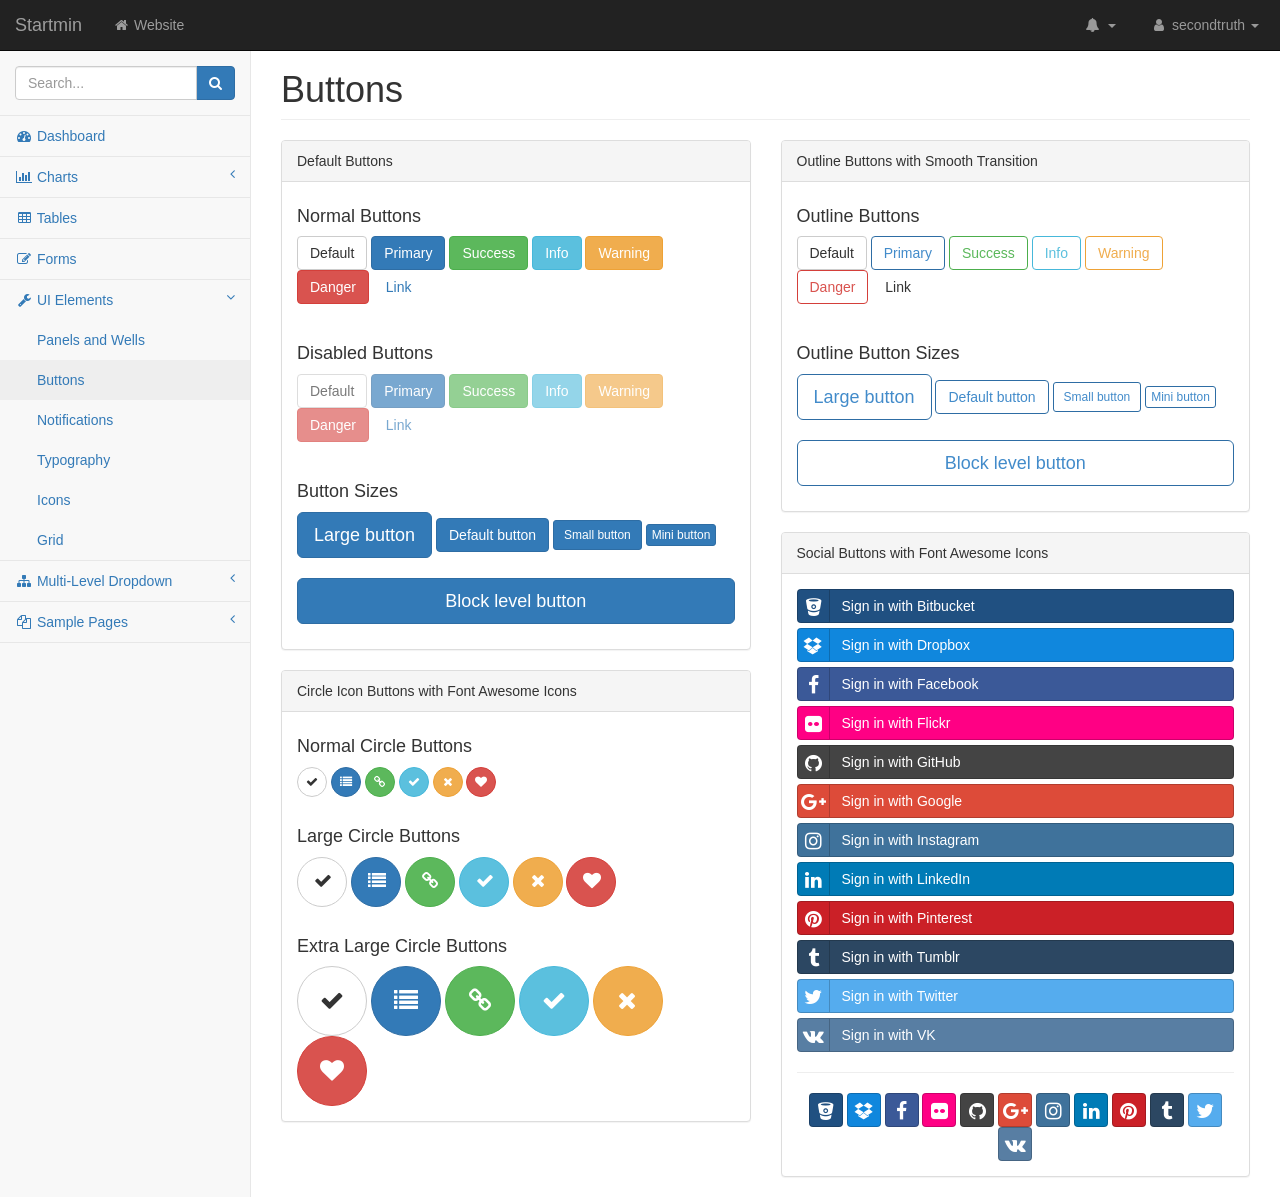
<file: BugsByteLibrary/wwwroot/admin/pages/buttons.html>
<!DOCTYPE html>
<html lang="en">

    <head>
        <meta charset="utf-8">
        <meta http-equiv="X-UA-Compatible" content="IE=edge">
        <meta name="viewport" content="width=device-width, initial-scale=1">
        <meta name="description" content="">
        <meta name="author" content="">

        <title>Startmin - Bootstrap Admin Theme</title>

        <!-- Bootstrap Core CSS -->
        <link href="../css/bootstrap.min.css" rel="stylesheet">

        <!-- MetisMenu CSS -->
        <link href="../css/metisMenu.min.css" rel="stylesheet">

        <!-- Social Buttons CSS -->
        <link href="../css/bootstrap-social.css" rel="stylesheet">

        <!-- Custom CSS -->
        <link href="../css/startmin.css" rel="stylesheet">

        <!-- Custom Fonts -->
        <link href="../css/font-awesome.min.css" rel="stylesheet" type="text/css">

        <!-- HTML5 Shim and Respond.js IE8 support of HTML5 elements and media queries -->
        <!-- WARNING: Respond.js doesn't work if you view the page via file:// -->
        <!--[if lt IE 9]>
        <script src="https://cdnjs.cloudflare.com/ajax/libs/html5shiv/3.7.3/html5shiv.min.js"></script>
        <script src="https://cdnjs.cloudflare.com/ajax/libs/respond.js/1.4.2/respond.min.js"></script>
        <![endif]-->
    </head>

    <body>

        <div id="wrapper">

            <!-- Navigation -->
            <nav class="navbar navbar-inverse navbar-fixed-top" role="navigation">
                <div class="navbar-header">
                    <a class="navbar-brand" href="index.html">Startmin</a>
                </div>

                <button type="button" class="navbar-toggle" data-toggle="collapse" data-target=".navbar-collapse">
                    <span class="sr-only">Toggle navigation</span>
                    <span class="icon-bar"></span>
                    <span class="icon-bar"></span>
                    <span class="icon-bar"></span>
                </button>

                <ul class="nav navbar-nav navbar-left navbar-top-links">
                    <li><a href="#"><i class="fa fa-home fa-fw"></i> Website</a></li>
                </ul>

                <ul class="nav navbar-right navbar-top-links">
                    <li class="dropdown navbar-inverse">
                        <a class="dropdown-toggle" data-toggle="dropdown" href="#">
                            <i class="fa fa-bell fa-fw"></i> <b class="caret"></b>
                        </a>
                        <ul class="dropdown-menu dropdown-alerts">
                            <li>
                                <a href="#">
                                    <div>
                                        <i class="fa fa-comment fa-fw"></i> New Comment
                                        <span class="pull-right text-muted small">4 minutes ago</span>
                                    </div>
                                </a>
                            </li>
                            <li>
                                <a href="#">
                                    <div>
                                        <i class="fa fa-twitter fa-fw"></i> 3 New Followers
                                        <span class="pull-right text-muted small">12 minutes ago</span>
                                    </div>
                                </a>
                            </li>
                            <li>
                                <a href="#">
                                    <div>
                                        <i class="fa fa-envelope fa-fw"></i> Message Sent
                                        <span class="pull-right text-muted small">4 minutes ago</span>
                                    </div>
                                </a>
                            </li>
                            <li>
                                <a href="#">
                                    <div>
                                        <i class="fa fa-tasks fa-fw"></i> New Task
                                        <span class="pull-right text-muted small">4 minutes ago</span>
                                    </div>
                                </a>
                            </li>
                            <li>
                                <a href="#">
                                    <div>
                                        <i class="fa fa-upload fa-fw"></i> Server Rebooted
                                        <span class="pull-right text-muted small">4 minutes ago</span>
                                    </div>
                                </a>
                            </li>
                            <li class="divider"></li>
                            <li>
                                <a class="text-center" href="#">
                                    <strong>See All Alerts</strong>
                                    <i class="fa fa-angle-right"></i>
                                </a>
                            </li>
                        </ul>
                    </li>
                    <li class="dropdown">
                        <a class="dropdown-toggle" data-toggle="dropdown" href="#">
                            <i class="fa fa-user fa-fw"></i> secondtruth <b class="caret"></b>
                        </a>
                        <ul class="dropdown-menu dropdown-user">
                            <li>
                                <a href="#"><i class="fa fa-user fa-fw"></i> User Profile</a>
                            </li>
                            <li>
                                <a href="#"><i class="fa fa-gear fa-fw"></i> Settings</a>
                            </li>
                            <li class="divider"></li>
                            <li>
                                <a href="login.html"><i class="fa fa-sign-out fa-fw"></i> Logout</a>
                            </li>
                        </ul>
                    </li>
                </ul>
                <!-- /.navbar-top-links -->
            </nav>

            <aside class="sidebar navbar-default" role="navigation">
                <div class="sidebar-nav navbar-collapse">
                    <ul class="nav" id="side-menu">
                        <li class="sidebar-search">
                            <div class="input-group custom-search-form">
                                <input type="text" class="form-control" placeholder="Search...">
                                <span class="input-group-btn">
                                    <button class="btn btn-primary" type="button">
                                        <i class="fa fa-search"></i>
                                    </button>
                                </span>
                            </div>
                            <!-- /input-group -->
                        </li>
                        <li>
                            <a href="index.html"><i class="fa fa-dashboard fa-fw"></i> Dashboard</a>
                        </li>
                        <li>
                            <a href="#"><i class="fa fa-bar-chart-o fa-fw"></i> Charts<span class="fa arrow"></span></a>
                            <ul class="nav nav-second-level">
                                <li>
                                    <a href="flot.html">Flot Charts</a>
                                </li>
                                <li>
                                    <a href="morris.html">Morris.js Charts</a>
                                </li>
                            </ul>
                            <!-- /.nav-second-level -->
                        </li>
                        <li>
                            <a href="tables.html"><i class="fa fa-table fa-fw"></i> Tables</a>
                        </li>
                        <li>
                            <a href="forms.html"><i class="fa fa-edit fa-fw"></i> Forms</a>
                        </li>
                        <li>
                            <a href="#"><i class="fa fa-wrench fa-fw"></i> UI Elements<span class="fa arrow"></span></a>
                            <ul class="nav nav-second-level">
                                <li>
                                    <a href="panels-wells.html">Panels and Wells</a>
                                </li>
                                <li>
                                    <a href="buttons.html" class="active">Buttons</a>
                                </li>
                                <li>
                                    <a href="notifications.html">Notifications</a>
                                </li>
                                <li>
                                    <a href="typography.html">Typography</a>
                                </li>
                                <li>
                                    <a href="icons.html"> Icons</a>
                                </li>
                                <li>
                                    <a href="grid.html">Grid</a>
                                </li>
                            </ul>
                            <!-- /.nav-second-level -->
                        </li>
                        <li>
                            <a href="#"><i class="fa fa-sitemap fa-fw"></i> Multi-Level Dropdown<span class="fa arrow"></span></a>
                            <ul class="nav nav-second-level">
                                <li>
                                    <a href="#">Second Level Item</a>
                                </li>
                                <li>
                                    <a href="#">Second Level Item</a>
                                </li>
                                <li>
                                    <a href="#">Third Level <span class="fa arrow"></span></a>
                                    <ul class="nav nav-third-level">
                                        <li>
                                            <a href="#">Third Level Item</a>
                                        </li>
                                        <li>
                                            <a href="#">Third Level Item</a>
                                        </li>
                                        <li>
                                            <a href="#">Third Level Item</a>
                                        </li>
                                        <li>
                                            <a href="#">Third Level Item</a>
                                        </li>
                                    </ul>
                                    <!-- /.nav-third-level -->
                                </li>
                            </ul>
                            <!-- /.nav-second-level -->
                        </li>
                        <li>
                            <a href="#"><i class="fa fa-files-o fa-fw"></i> Sample Pages<span class="fa arrow"></span></a>
                            <ul class="nav nav-second-level">
                                <li>
                                    <a href="blank.html">Blank Page</a>
                                </li>
                                <li>
                                    <a href="login.html">Login Page</a>
                                </li>
                            </ul>
                            <!-- /.nav-second-level -->
                        </li>
                    </ul>
                </div>
            </aside>
            <!-- /.sidebar -->

            <!-- Page Content -->
            <div id="page-wrapper">
                <div class="container-fluid">
                    <div class="row">
                        <div class="col-lg-12">
                            <h1 class="page-header">Buttons</h1>
                        </div>
                        <!-- /.col-lg-12 -->
                    </div>
                    <!-- /.row -->
                    <div class="row">
                        <div class="col-lg-6">
                            <div class="panel panel-default">
                                <div class="panel-heading">
                                    Default Buttons
                                </div>
                                <!-- /.panel-heading -->
                                <div class="panel-body">
                                    <h4>Normal Buttons</h4>
                                    <p>
                                        <button type="button" class="btn btn-default">Default</button>
                                        <button type="button" class="btn btn-primary">Primary</button>
                                        <button type="button" class="btn btn-success">Success</button>
                                        <button type="button" class="btn btn-info">Info</button>
                                        <button type="button" class="btn btn-warning">Warning</button>
                                        <button type="button" class="btn btn-danger">Danger</button>
                                        <button type="button" class="btn btn-link">Link</button>
                                    </p>
                                    <br>
                                    <h4>Disabled Buttons</h4>
                                    <p>
                                        <button type="button" class="btn btn-default disabled">Default</button>
                                        <button type="button" class="btn btn-primary disabled">Primary</button>
                                        <button type="button" class="btn btn-success disabled">Success</button>
                                        <button type="button" class="btn btn-info disabled">Info</button>
                                        <button type="button" class="btn btn-warning disabled">Warning</button>
                                        <button type="button" class="btn btn-danger disabled">Danger</button>
                                        <button type="button" class="btn btn-link disabled">Link</button>
                                    </p>
                                    <br>
                                    <h4>Button Sizes</h4>
                                    <p>
                                        <button type="button" class="btn btn-primary btn-lg">Large button</button>
                                        <button type="button" class="btn btn-primary">Default button</button>
                                        <button type="button" class="btn btn-primary btn-sm">Small button</button>
                                        <button type="button" class="btn btn-primary btn-xs">Mini button</button>
                                        <br>
                                        <br>
                                        <button type="button" class="btn btn-primary btn-lg btn-block">Block level button</button>
                                    </p>
                                </div>
                                <!-- /.panel-body -->
                            </div>
                            <!-- /.panel -->
                            <div class="panel panel-default">
                                <div class="panel-heading">
                                    Circle Icon Buttons with Font Awesome Icons
                                </div>
                                <!-- /.panel-heading -->
                                <div class="panel-body">
                                    <h4>Normal Circle Buttons</h4>
                                    <button type="button" class="btn btn-default btn-circle"><i class="fa fa-check"></i></button>
                                    <button type="button" class="btn btn-primary btn-circle"><i class="fa fa-list"></i></button>
                                    <button type="button" class="btn btn-success btn-circle"><i class="fa fa-link"></i></button>
                                    <button type="button" class="btn btn-info btn-circle"><i class="fa fa-check"></i></button>
                                    <button type="button" class="btn btn-warning btn-circle"><i class="fa fa-times"></i></button>
                                    <button type="button" class="btn btn-danger btn-circle"><i class="fa fa-heart"></i></button>
                                    <br><br>
                                    <h4>Large Circle Buttons</h4>
                                    <button type="button" class="btn btn-default btn-circle btn-lg"><i class="fa fa-check"></i></button>
                                    <button type="button" class="btn btn-primary btn-circle btn-lg"><i class="fa fa-list"></i></button>
                                    <button type="button" class="btn btn-success btn-circle btn-lg"><i class="fa fa-link"></i></button>
                                    <button type="button" class="btn btn-info btn-circle btn-lg"><i class="fa fa-check"></i></button>
                                    <button type="button" class="btn btn-warning btn-circle btn-lg"><i class="fa fa-times"></i></button>
                                    <button type="button" class="btn btn-danger btn-circle btn-lg"><i class="fa fa-heart"></i></button>
                                    <br><br>
                                    <h4>Extra Large Circle Buttons</h4>
                                    <button type="button" class="btn btn-default btn-circle btn-xl"><i class="fa fa-check"></i></button>
                                    <button type="button" class="btn btn-primary btn-circle btn-xl"><i class="fa fa-list"></i></button>
                                    <button type="button" class="btn btn-success btn-circle btn-xl"><i class="fa fa-link"></i></button>
                                    <button type="button" class="btn btn-info btn-circle btn-xl"><i class="fa fa-check"></i></button>
                                    <button type="button" class="btn btn-warning btn-circle btn-xl"><i class="fa fa-times"></i></button>
                                    <button type="button" class="btn btn-danger btn-circle btn-xl"><i class="fa fa-heart"></i></button>
                                </div>
                                <!-- /.panel-body -->
                            </div>
                            <!-- /.panel -->
                        </div>
                        <!-- /.col-lg-6 -->
                        <div class="col-lg-6">
                            <div class="panel panel-default">
                                <div class="panel-heading">
                                    Outline Buttons with Smooth Transition
                                </div>
                                <!-- /.panel-heading -->
                                <div class="panel-body">
                                    <h4>Outline Buttons</h4>
                                    <p>
                                        <button type="button" class="btn btn-outline btn-default">Default</button>
                                        <button type="button" class="btn btn-outline btn-primary">Primary</button>
                                        <button type="button" class="btn btn-outline btn-success">Success</button>
                                        <button type="button" class="btn btn-outline btn-info">Info</button>
                                        <button type="button" class="btn btn-outline btn-warning">Warning</button>
                                        <button type="button" class="btn btn-outline btn-danger">Danger</button>
                                        <button type="button" class="btn btn-outline btn-link">Link</button>
                                    </p>
                                    <br>
                                    <h4>Outline Button Sizes</h4>
                                    <p>
                                        <button type="button" class="btn btn-outline btn-primary btn-lg">Large button</button>
                                        <button type="button" class="btn btn-outline btn-primary">Default button</button>
                                        <button type="button" class="btn btn-outline btn-primary btn-sm">Small button</button>
                                        <button type="button" class="btn btn-outline btn-primary btn-xs">Mini button</button>
                                        <br>
                                        <br>
                                        <button type="button" class="btn btn-outline btn-primary btn-lg btn-block">Block level button</button>
                                    </p>
                                </div>
                                <!-- /.panel-body -->
                            </div>
                            <!-- /.panel -->
                            <div class="panel panel-default">
                                <div class="panel-heading">
                                    Social Buttons with Font Awesome Icons
                                </div>
                                <!-- /.panel-heading -->
                                <div class="panel-body">
                                    <a class="btn btn-block btn-social btn-bitbucket">
                                        <i class="fa fa-bitbucket"></i> Sign in with Bitbucket
                                    </a>
                                    <a class="btn btn-block btn-social btn-dropbox">
                                        <i class="fa fa-dropbox"></i> Sign in with Dropbox
                                    </a>
                                    <a class="btn btn-block btn-social btn-facebook">
                                        <i class="fa fa-facebook"></i> Sign in with Facebook
                                    </a>
                                    <a class="btn btn-block btn-social btn-flickr">
                                        <i class="fa fa-flickr"></i> Sign in with Flickr
                                    </a>
                                    <a class="btn btn-block btn-social btn-github">
                                        <i class="fa fa-github"></i> Sign in with GitHub
                                    </a>
                                    <a class="btn btn-block btn-social btn-google-plus">
                                        <i class="fa fa-google-plus"></i> Sign in with Google
                                    </a>
                                    <a class="btn btn-block btn-social btn-instagram">
                                        <i class="fa fa-instagram"></i> Sign in with Instagram
                                    </a>
                                    <a class="btn btn-block btn-social btn-linkedin">
                                        <i class="fa fa-linkedin"></i> Sign in with LinkedIn
                                    </a>
                                    <a class="btn btn-block btn-social btn-pinterest">
                                        <i class="fa fa-pinterest"></i> Sign in with Pinterest
                                    </a>
                                    <a class="btn btn-block btn-social btn-tumblr">
                                        <i class="fa fa-tumblr"></i> Sign in with Tumblr
                                    </a>
                                    <a class="btn btn-block btn-social btn-twitter">
                                        <i class="fa fa-twitter"></i> Sign in with Twitter
                                    </a>
                                    <a class="btn btn-block btn-social btn-vk">
                                        <i class="fa fa-vk"></i> Sign in with VK
                                    </a>

                                    <hr>

                                    <div class="text-center">
                                        <a class="btn btn-social-icon btn-bitbucket"><i class="fa fa-bitbucket"></i></a>
                                        <a class="btn btn-social-icon btn-dropbox"><i class="fa fa-dropbox"></i></a>
                                        <a class="btn btn-social-icon btn-facebook"><i class="fa fa-facebook"></i></a>
                                        <a class="btn btn-social-icon btn-flickr"><i class="fa fa-flickr"></i></a>
                                        <a class="btn btn-social-icon btn-github"><i class="fa fa-github"></i></a>
                                        <a class="btn btn-social-icon btn-google-plus"><i class="fa fa-google-plus"></i></a>
                                        <a class="btn btn-social-icon btn-instagram"><i class="fa fa-instagram"></i></a>
                                        <a class="btn btn-social-icon btn-linkedin"><i class="fa fa-linkedin"></i></a>
                                        <a class="btn btn-social-icon btn-pinterest"><i class="fa fa-pinterest"></i></a>
                                        <a class="btn btn-social-icon btn-tumblr"><i class="fa fa-tumblr"></i></a>
                                        <a class="btn btn-social-icon btn-twitter"><i class="fa fa-twitter"></i></a>
                                        <a class="btn btn-social-icon btn-vk"><i class="fa fa-vk"></i></a>
                                    </div>
                                </div>
                                <!-- /.panel-body -->
                            </div>
                            <!-- /.panel -->
                        </div>
                        <!-- /.col-lg-6 -->
                    </div>
                    <!-- /.row -->
                </div>
                <!-- /.container-fluid -->
            </div>
            <!-- /#page-wrapper -->

        </div>
        <!-- /#wrapper -->

        <!-- jQuery -->
        <script src="../js/jquery.min.js"></script>

        <!-- Bootstrap Core JavaScript -->
        <script src="../js/bootstrap.min.js"></script>

        <!-- Metis Menu Plugin JavaScript -->
        <script src="../js/metisMenu.min.js"></script>

        <!-- Custom Theme JavaScript -->
        <script src="../js/startmin.js"></script>

    </body>

</html>
</file>
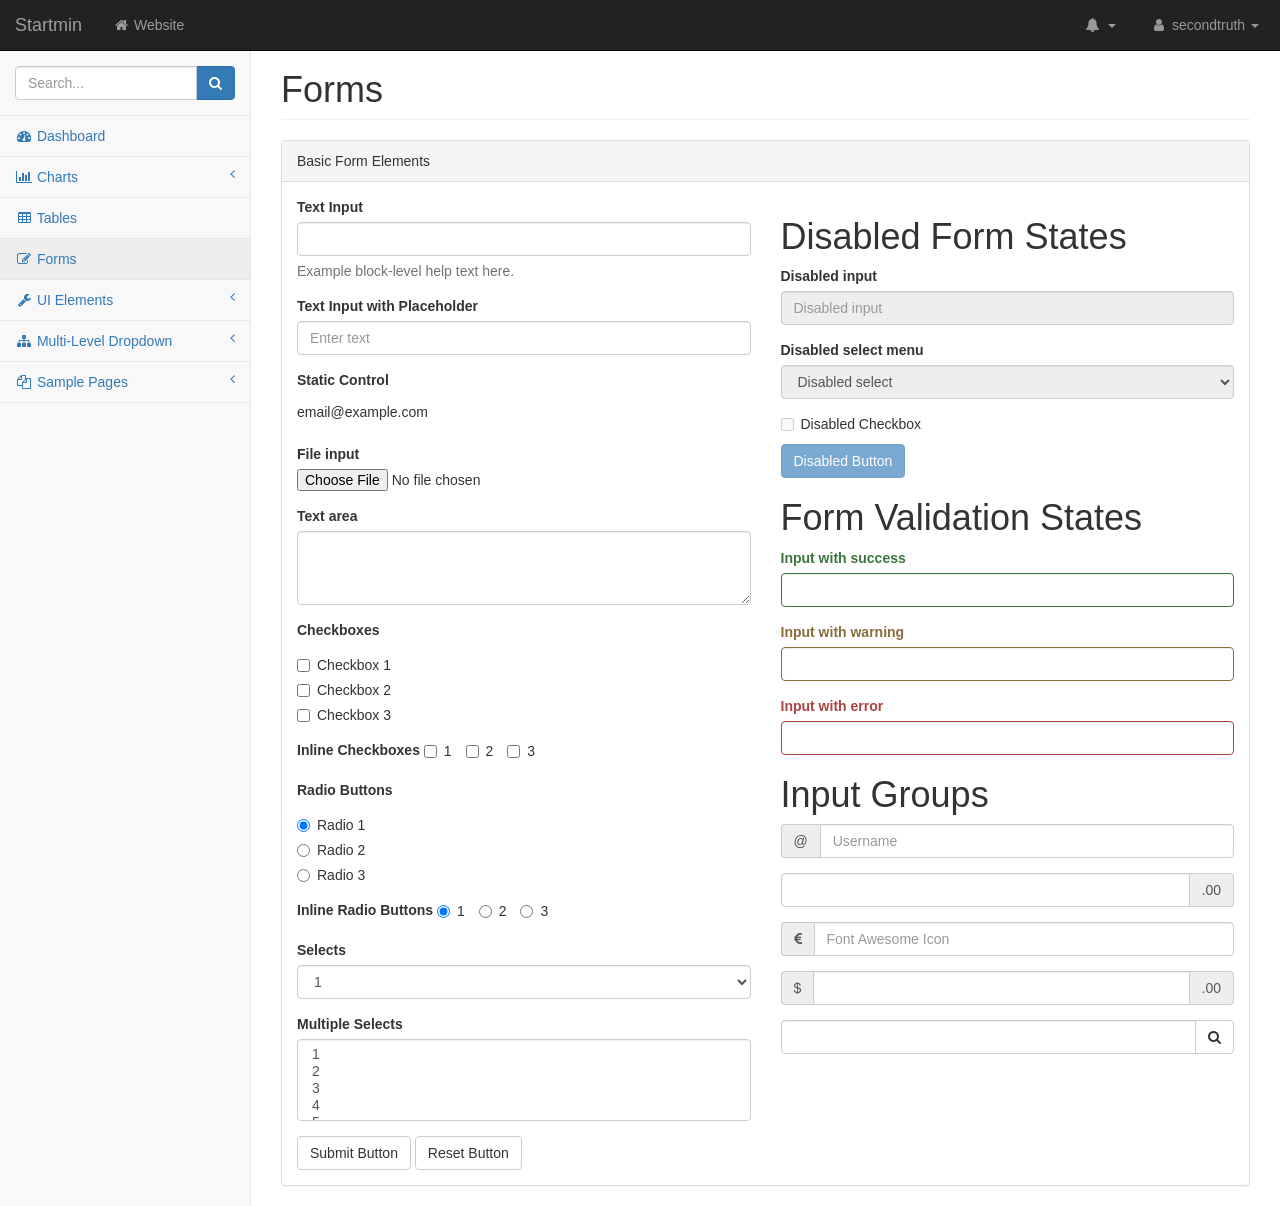
<file: BugsByteLibrary/wwwroot/admin/pages/forms.html>
<!DOCTYPE html>
<html lang="en">

    <head>
        <meta charset="utf-8">
        <meta http-equiv="X-UA-Compatible" content="IE=edge">
        <meta name="viewport" content="width=device-width, initial-scale=1">
        <meta name="description" content="">
        <meta name="author" content="">

        <title>Startmin - Bootstrap Admin Theme</title>

        <!-- Bootstrap Core CSS -->
        <link href="../css/bootstrap.min.css" rel="stylesheet">

        <!-- MetisMenu CSS -->
        <link href="../css/metisMenu.min.css" rel="stylesheet">

        <!-- Custom CSS -->
        <link href="../css/startmin.css" rel="stylesheet">

        <!-- Custom Fonts -->
        <link href="../css/font-awesome.min.css" rel="stylesheet" type="text/css">

        <!-- HTML5 Shim and Respond.js IE8 support of HTML5 elements and media queries -->
        <!-- WARNING: Respond.js doesn't work if you view the page via file:// -->
        <!--[if lt IE 9]>
        <script src="https://cdnjs.cloudflare.com/ajax/libs/html5shiv/3.7.3/html5shiv.min.js"></script>
        <script src="https://cdnjs.cloudflare.com/ajax/libs/respond.js/1.4.2/respond.min.js"></script>
        <![endif]-->
    </head>

    <body>

        <div id="wrapper">

            <!-- Navigation -->
            <nav class="navbar navbar-inverse navbar-fixed-top" role="navigation">
                <div class="navbar-header">
                    <a class="navbar-brand" href="index.html">Startmin</a>
                </div>

                <button type="button" class="navbar-toggle" data-toggle="collapse" data-target=".navbar-collapse">
                    <span class="sr-only">Toggle navigation</span>
                    <span class="icon-bar"></span>
                    <span class="icon-bar"></span>
                    <span class="icon-bar"></span>
                </button>

                <ul class="nav navbar-nav navbar-left navbar-top-links">
                    <li><a href="#"><i class="fa fa-home fa-fw"></i> Website</a></li>
                </ul>

                <ul class="nav navbar-right navbar-top-links">
                    <li class="dropdown navbar-inverse">
                        <a class="dropdown-toggle" data-toggle="dropdown" href="#">
                            <i class="fa fa-bell fa-fw"></i> <b class="caret"></b>
                        </a>
                        <ul class="dropdown-menu dropdown-alerts">
                            <li>
                                <a href="#">
                                    <div>
                                        <i class="fa fa-comment fa-fw"></i> New Comment
                                        <span class="pull-right text-muted small">4 minutes ago</span>
                                    </div>
                                </a>
                            </li>
                            <li>
                                <a href="#">
                                    <div>
                                        <i class="fa fa-twitter fa-fw"></i> 3 New Followers
                                        <span class="pull-right text-muted small">12 minutes ago</span>
                                    </div>
                                </a>
                            </li>
                            <li>
                                <a href="#">
                                    <div>
                                        <i class="fa fa-envelope fa-fw"></i> Message Sent
                                        <span class="pull-right text-muted small">4 minutes ago</span>
                                    </div>
                                </a>
                            </li>
                            <li>
                                <a href="#">
                                    <div>
                                        <i class="fa fa-tasks fa-fw"></i> New Task
                                        <span class="pull-right text-muted small">4 minutes ago</span>
                                    </div>
                                </a>
                            </li>
                            <li>
                                <a href="#">
                                    <div>
                                        <i class="fa fa-upload fa-fw"></i> Server Rebooted
                                        <span class="pull-right text-muted small">4 minutes ago</span>
                                    </div>
                                </a>
                            </li>
                            <li class="divider"></li>
                            <li>
                                <a class="text-center" href="#">
                                    <strong>See All Alerts</strong>
                                    <i class="fa fa-angle-right"></i>
                                </a>
                            </li>
                        </ul>
                    </li>
                    <li class="dropdown">
                        <a class="dropdown-toggle" data-toggle="dropdown" href="#">
                            <i class="fa fa-user fa-fw"></i> secondtruth <b class="caret"></b>
                        </a>
                        <ul class="dropdown-menu dropdown-user">
                            <li>
                                <a href="#"><i class="fa fa-user fa-fw"></i> User Profile</a>
                            </li>
                            <li>
                                <a href="#"><i class="fa fa-gear fa-fw"></i> Settings</a>
                            </li>
                            <li class="divider"></li>
                            <li>
                                <a href="login.html"><i class="fa fa-sign-out fa-fw"></i> Logout</a>
                            </li>
                        </ul>
                    </li>
                </ul>
                <!-- /.navbar-top-links -->
            </nav>

            <aside class="sidebar navbar-default" role="navigation">
                <div class="sidebar-nav navbar-collapse">
                    <ul class="nav" id="side-menu">
                        <li class="sidebar-search">
                            <div class="input-group custom-search-form">
                                <input type="text" class="form-control" placeholder="Search...">
                                <span class="input-group-btn">
                                    <button class="btn btn-primary" type="button">
                                        <i class="fa fa-search"></i>
                                    </button>
                                </span>
                            </div>
                            <!-- /input-group -->
                        </li>
                        <li>
                            <a href="index.html"><i class="fa fa-dashboard fa-fw"></i> Dashboard</a>
                        </li>
                        <li>
                            <a href="#"><i class="fa fa-bar-chart-o fa-fw"></i> Charts<span class="fa arrow"></span></a>
                            <ul class="nav nav-second-level">
                                <li>
                                    <a href="flot.html">Flot Charts</a>
                                </li>
                                <li>
                                    <a href="morris.html">Morris.js Charts</a>
                                </li>
                            </ul>
                            <!-- /.nav-second-level -->
                        </li>
                        <li>
                            <a href="tables.html"><i class="fa fa-table fa-fw"></i> Tables</a>
                        </li>
                        <li>
                            <a href="forms.html"><i class="fa fa-edit fa-fw"></i> Forms</a>
                        </li>
                        <li>
                            <a href="#"><i class="fa fa-wrench fa-fw"></i> UI Elements<span class="fa arrow"></span></a>
                            <ul class="nav nav-second-level">
                                <li>
                                    <a href="panels-wells.html">Panels and Wells</a>
                                </li>
                                <li>
                                    <a href="buttons.html">Buttons</a>
                                </li>
                                <li>
                                    <a href="notifications.html">Notifications</a>
                                </li>
                                <li>
                                    <a href="typography.html">Typography</a>
                                </li>
                                <li>
                                    <a href="icons.html"> Icons</a>
                                </li>
                                <li>
                                    <a href="grid.html">Grid</a>
                                </li>
                            </ul>
                            <!-- /.nav-second-level -->
                        </li>
                        <li>
                            <a href="#"><i class="fa fa-sitemap fa-fw"></i> Multi-Level Dropdown<span class="fa arrow"></span></a>
                            <ul class="nav nav-second-level">
                                <li>
                                    <a href="#">Second Level Item</a>
                                </li>
                                <li>
                                    <a href="#">Second Level Item</a>
                                </li>
                                <li>
                                    <a href="#">Third Level <span class="fa arrow"></span></a>
                                    <ul class="nav nav-third-level">
                                        <li>
                                            <a href="#">Third Level Item</a>
                                        </li>
                                        <li>
                                            <a href="#">Third Level Item</a>
                                        </li>
                                        <li>
                                            <a href="#">Third Level Item</a>
                                        </li>
                                        <li>
                                            <a href="#">Third Level Item</a>
                                        </li>
                                    </ul>
                                    <!-- /.nav-third-level -->
                                </li>
                            </ul>
                            <!-- /.nav-second-level -->
                        </li>
                        <li>
                            <a href="#"><i class="fa fa-files-o fa-fw"></i> Sample Pages<span class="fa arrow"></span></a>
                            <ul class="nav nav-second-level">
                                <li>
                                    <a href="blank.html">Blank Page</a>
                                </li>
                                <li>
                                    <a href="login.html">Login Page</a>
                                </li>
                            </ul>
                            <!-- /.nav-second-level -->
                        </li>
                    </ul>
                </div>
                <!-- /.sidebar-collapse -->
            </aside>
            <!-- /.sidebar -->

            <div id="page-wrapper">
                <div class="container-fluid">
                    <div class="row">
                        <div class="col-lg-12">
                            <h1 class="page-header">Forms</h1>
                        </div>
                        <!-- /.col-lg-12 -->
                    </div>
                    <!-- /.row -->
                    <div class="row">
                        <div class="col-lg-12">
                            <div class="panel panel-default">
                                <div class="panel-heading">
                                    Basic Form Elements
                                </div>
                                <div class="panel-body">
                                    <div class="row">
                                        <div class="col-lg-6">
                                            <form role="form">
                                                <div class="form-group">
                                                    <label>Text Input</label>
                                                    <input class="form-control">
                                                    <p class="help-block">Example block-level help text here.</p>
                                                </div>
                                                <div class="form-group">
                                                    <label>Text Input with Placeholder</label>
                                                    <input class="form-control" placeholder="Enter text">
                                                </div>
                                                <div class="form-group">
                                                    <label>Static Control</label>
                                                    <p class="form-control-static">email@example.com</p>
                                                </div>
                                                <div class="form-group">
                                                    <label>File input</label>
                                                    <input type="file">
                                                </div>
                                                <div class="form-group">
                                                    <label>Text area</label>
                                                    <textarea class="form-control" rows="3"></textarea>
                                                </div>
                                                <div class="form-group">
                                                    <label>Checkboxes</label>
                                                    <div class="checkbox">
                                                        <label>
                                                            <input type="checkbox" value="">Checkbox 1
                                                        </label>
                                                    </div>
                                                    <div class="checkbox">
                                                        <label>
                                                            <input type="checkbox" value="">Checkbox 2
                                                        </label>
                                                    </div>
                                                    <div class="checkbox">
                                                        <label>
                                                            <input type="checkbox" value="">Checkbox 3
                                                        </label>
                                                    </div>
                                                </div>
                                                <div class="form-group">
                                                    <label>Inline Checkboxes</label>
                                                    <label class="checkbox-inline">
                                                        <input type="checkbox">1
                                                    </label>
                                                    <label class="checkbox-inline">
                                                        <input type="checkbox">2
                                                    </label>
                                                    <label class="checkbox-inline">
                                                        <input type="checkbox">3
                                                    </label>
                                                </div>
                                                <div class="form-group">
                                                    <label>Radio Buttons</label>
                                                    <div class="radio">
                                                        <label>
                                                            <input type="radio" name="optionsRadios" id="optionsRadios1" value="option1" checked>Radio 1
                                                        </label>
                                                    </div>
                                                    <div class="radio">
                                                        <label>
                                                            <input type="radio" name="optionsRadios" id="optionsRadios2" value="option2">Radio 2
                                                        </label>
                                                    </div>
                                                    <div class="radio">
                                                        <label>
                                                            <input type="radio" name="optionsRadios" id="optionsRadios3" value="option3">Radio 3
                                                        </label>
                                                    </div>
                                                </div>
                                                <div class="form-group">
                                                    <label>Inline Radio Buttons</label>
                                                    <label class="radio-inline">
                                                        <input type="radio" name="optionsRadiosInline" id="optionsRadiosInline1" value="option1" checked>1
                                                    </label>
                                                    <label class="radio-inline">
                                                        <input type="radio" name="optionsRadiosInline" id="optionsRadiosInline2" value="option2">2
                                                    </label>
                                                    <label class="radio-inline">
                                                        <input type="radio" name="optionsRadiosInline" id="optionsRadiosInline3" value="option3">3
                                                    </label>
                                                </div>
                                                <div class="form-group">
                                                    <label>Selects</label>
                                                    <select class="form-control">
                                                        <option>1</option>
                                                        <option>2</option>
                                                        <option>3</option>
                                                        <option>4</option>
                                                        <option>5</option>
                                                    </select>
                                                </div>
                                                <div class="form-group">
                                                    <label>Multiple Selects</label>
                                                    <select multiple class="form-control">
                                                        <option>1</option>
                                                        <option>2</option>
                                                        <option>3</option>
                                                        <option>4</option>
                                                        <option>5</option>
                                                    </select>
                                                </div>
                                                <button type="submit" class="btn btn-default">Submit Button</button>
                                                <button type="reset" class="btn btn-default">Reset Button</button>
                                            </form>
                                        </div>
                                        <!-- /.col-lg-6 (nested) -->
                                        <div class="col-lg-6">
                                            <h1>Disabled Form States</h1>
                                            <form role="form">
                                                <fieldset disabled>
                                                    <div class="form-group">
                                                        <label for="disabledSelect">Disabled input</label>
                                                        <input class="form-control" id="disabledInput" type="text" placeholder="Disabled input" disabled>
                                                    </div>
                                                    <div class="form-group">
                                                        <label for="disabledSelect">Disabled select menu</label>
                                                        <select id="disabledSelect" class="form-control">
                                                            <option>Disabled select</option>
                                                        </select>
                                                    </div>
                                                    <div class="checkbox">
                                                        <label>
                                                            <input type="checkbox">Disabled Checkbox
                                                        </label>
                                                    </div>
                                                    <button type="submit" class="btn btn-primary">Disabled Button</button>
                                                </fieldset>
                                            </form>
                                            <h1>Form Validation States</h1>
                                            <form role="form">
                                                <div class="form-group has-success">
                                                    <label class="control-label" for="inputSuccess">Input with success</label>
                                                    <input type="text" class="form-control" id="inputSuccess">
                                                </div>
                                                <div class="form-group has-warning">
                                                    <label class="control-label" for="inputWarning">Input with warning</label>
                                                    <input type="text" class="form-control" id="inputWarning">
                                                </div>
                                                <div class="form-group has-error">
                                                    <label class="control-label" for="inputError">Input with error</label>
                                                    <input type="text" class="form-control" id="inputError">
                                                </div>
                                            </form>
                                            <h1>Input Groups</h1>
                                            <form role="form">
                                                <div class="form-group input-group">
                                                    <span class="input-group-addon">@</span>
                                                    <input type="text" class="form-control" placeholder="Username">
                                                </div>
                                                <div class="form-group input-group">
                                                    <input type="text" class="form-control">
                                                    <span class="input-group-addon">.00</span>
                                                </div>
                                                <div class="form-group input-group">
                                                    <span class="input-group-addon"><i class="fa fa-eur"></i>
                                                    </span>
                                                    <input type="text" class="form-control" placeholder="Font Awesome Icon">
                                                </div>
                                                <div class="form-group input-group">
                                                    <span class="input-group-addon">$</span>
                                                    <input type="text" class="form-control">
                                                    <span class="input-group-addon">.00</span>
                                                </div>
                                                <div class="form-group input-group">
                                                    <input type="text" class="form-control">
                                                    <span class="input-group-btn">
                                                        <button class="btn btn-default" type="button"><i class="fa fa-search"></i>
                                                        </button>
                                                    </span>
                                                </div>
                                            </form>
                                        </div>
                                        <!-- /.col-lg-6 (nested) -->
                                    </div>
                                    <!-- /.row (nested) -->
                                </div>
                                <!-- /.panel-body -->
                            </div>
                            <!-- /.panel -->
                        </div>
                        <!-- /.col-lg-12 -->
                    </div>
                    <!-- /.row -->
                </div>
                <!-- /.container-fluid -->
            </div>
            <!-- /#page-wrapper -->

        </div>
        <!-- /#wrapper -->

        <!-- jQuery -->
        <script src="../js/jquery.min.js"></script>

        <!-- Bootstrap Core JavaScript -->
        <script src="../js/bootstrap.min.js"></script>

        <!-- Metis Menu Plugin JavaScript -->
        <script src="../js/metisMenu.min.js"></script>

        <!-- Custom Theme JavaScript -->
        <script src="../js/startmin.js"></script>

    </body>

</html>
</file>
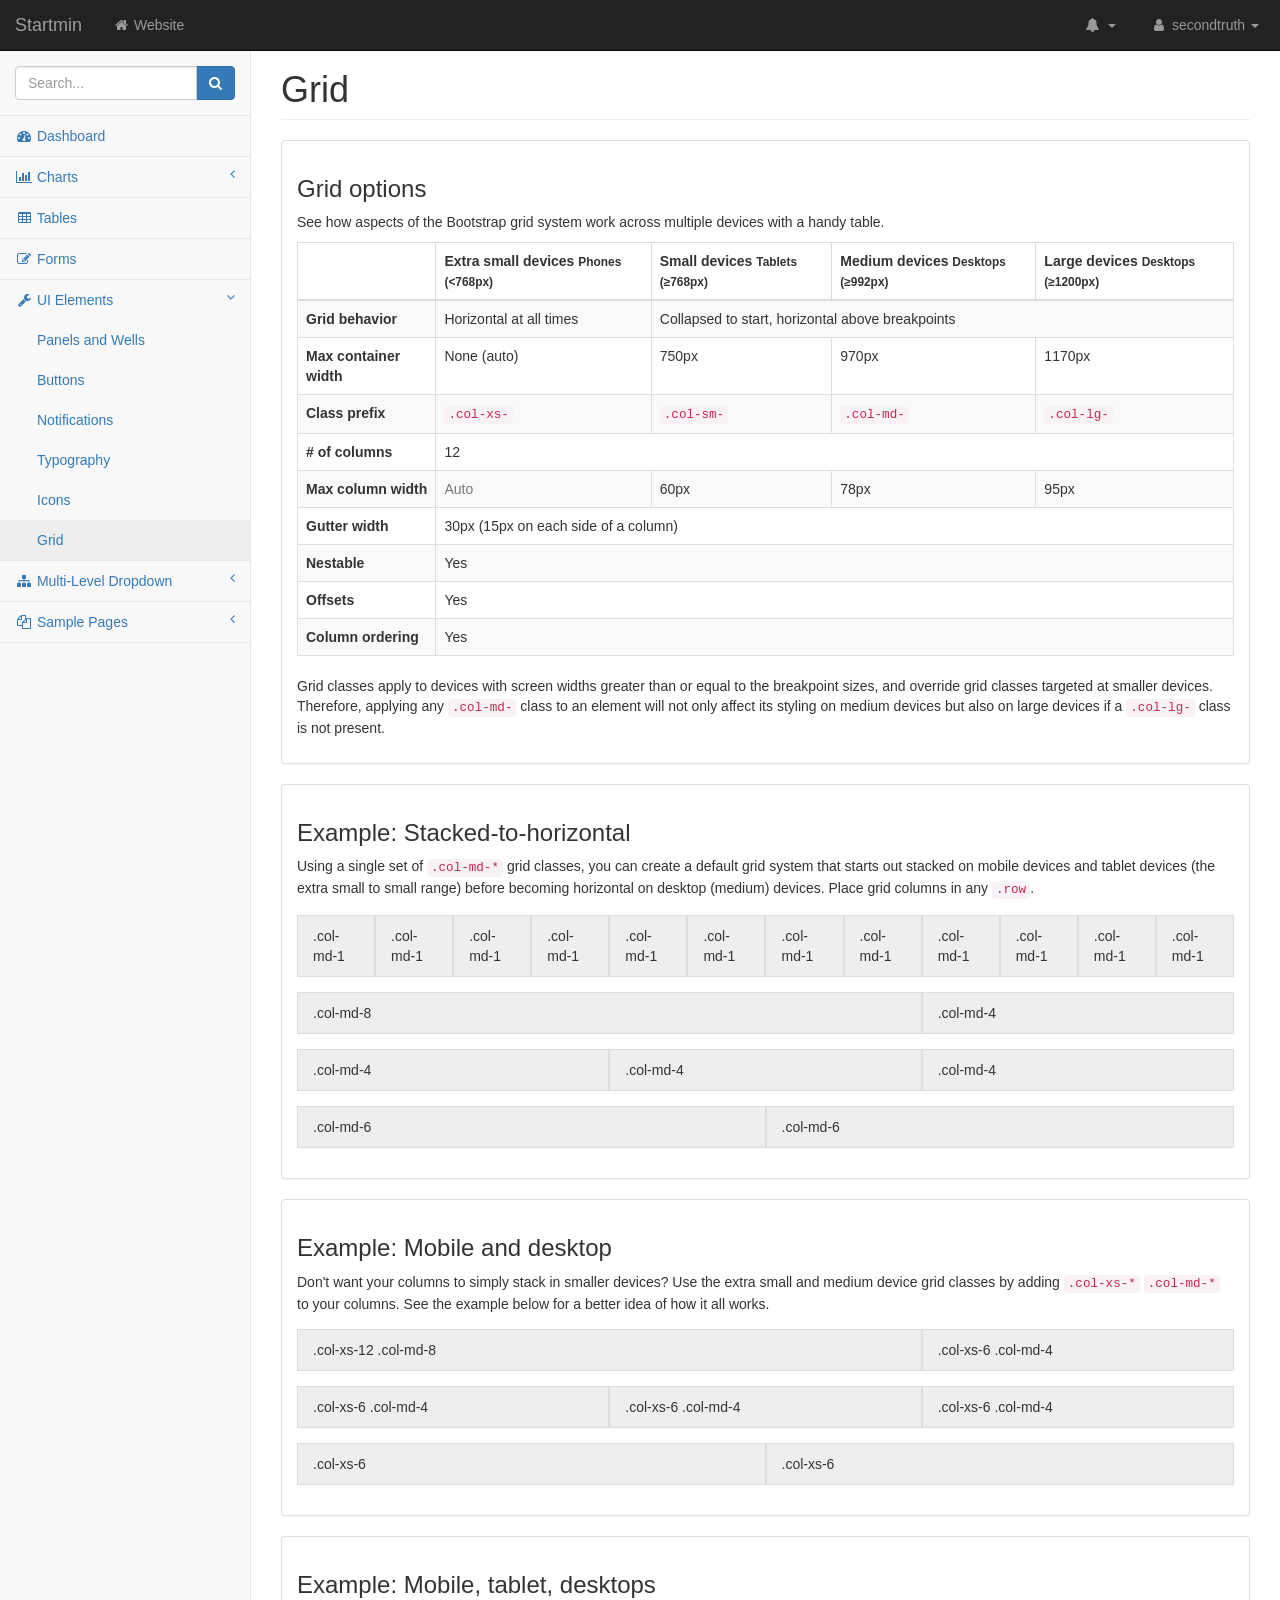
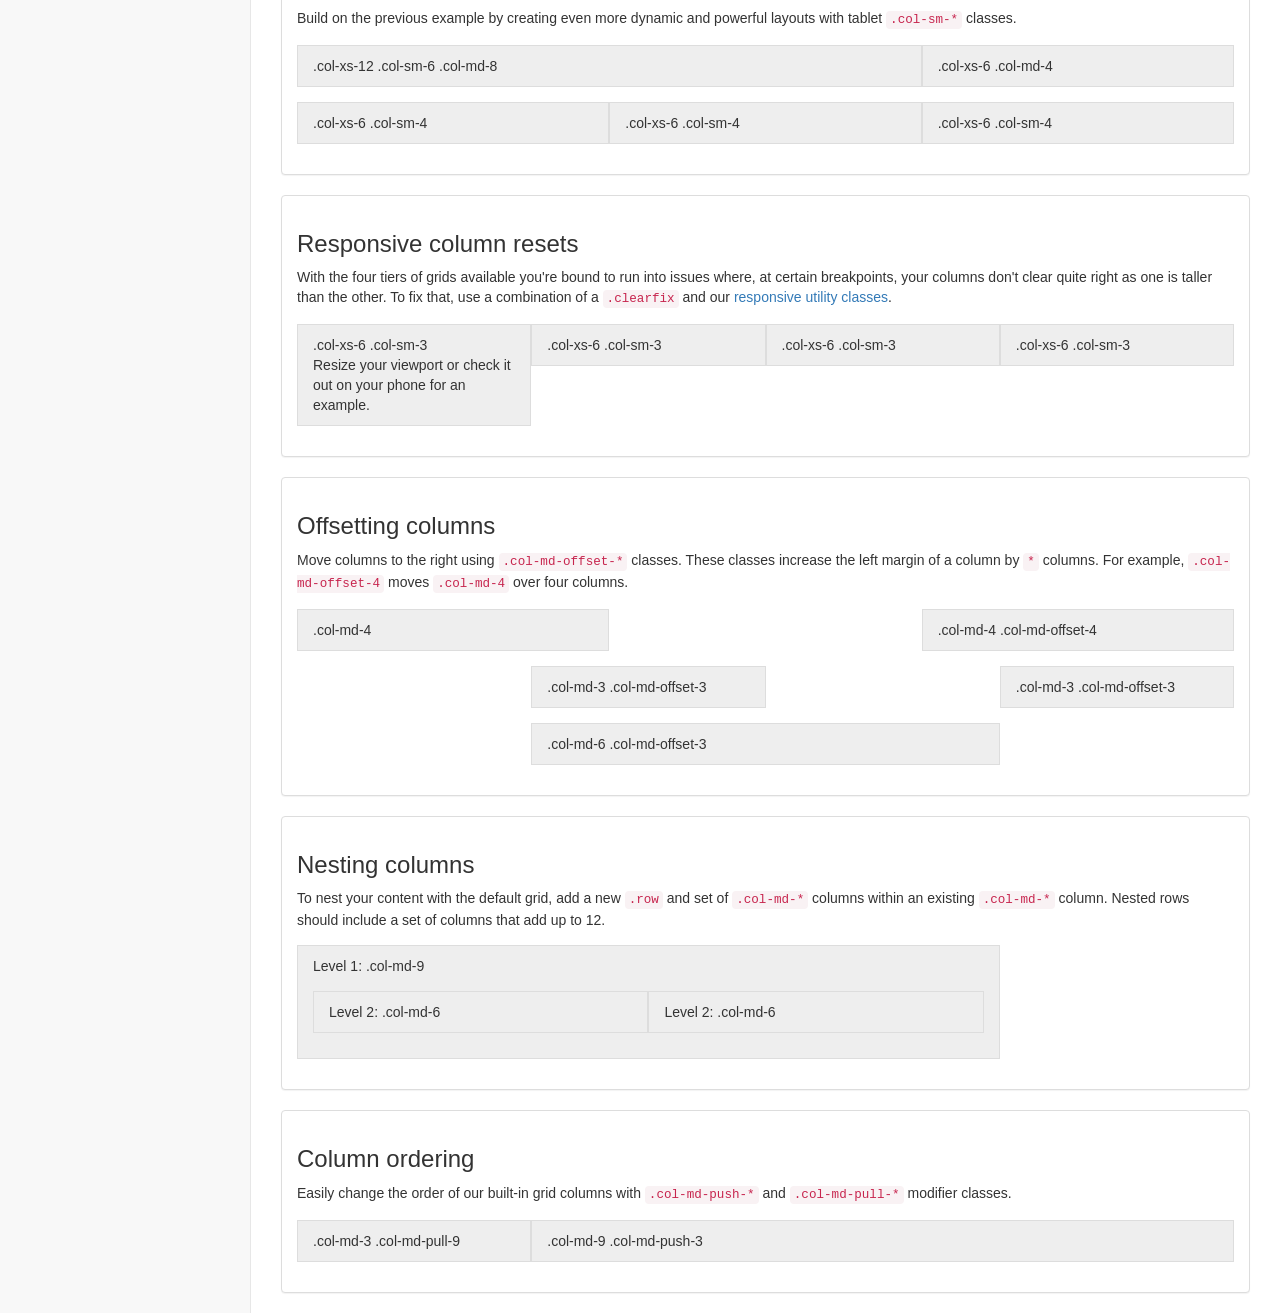
<file: BugsByteLibrary/wwwroot/admin/pages/grid.html>
<!DOCTYPE html>
<html lang="en">

    <head>
        <meta charset="utf-8">
        <meta http-equiv="X-UA-Compatible" content="IE=edge">
        <meta name="viewport" content="width=device-width, initial-scale=1">
        <meta name="description" content="">
        <meta name="author" content="">

        <title>Startmin - Bootstrap Admin Theme</title>

        <!-- Bootstrap Core CSS -->
        <link href="../css/bootstrap.min.css" rel="stylesheet">

        <!-- MetisMenu CSS -->
        <link href="../css/metisMenu.min.css" rel="stylesheet">

        <!-- Custom CSS -->
        <link href="../css/startmin.css" rel="stylesheet">

        <!-- Custom Fonts -->
        <link href="../css/font-awesome.min.css" rel="stylesheet" type="text/css">

        <!-- HTML5 Shim and Respond.js IE8 support of HTML5 elements and media queries -->
        <!-- WARNING: Respond.js doesn't work if you view the page via file:// -->
        <!--[if lt IE 9]>
        <script src="https://cdnjs.cloudflare.com/ajax/libs/html5shiv/3.7.3/html5shiv.min.js"></script>
        <script src="https://cdnjs.cloudflare.com/ajax/libs/respond.js/1.4.2/respond.min.js"></script>
        <![endif]-->
    </head>

    <body>

        <div id="wrapper">

            <!-- Navigation -->
            <nav class="navbar navbar-inverse navbar-fixed-top" role="navigation">
                <div class="navbar-header">
                    <a class="navbar-brand" href="index.html">Startmin</a>
                </div>

                <button type="button" class="navbar-toggle" data-toggle="collapse" data-target=".navbar-collapse">
                    <span class="sr-only">Toggle navigation</span>
                    <span class="icon-bar"></span>
                    <span class="icon-bar"></span>
                    <span class="icon-bar"></span>
                </button>

                <ul class="nav navbar-nav navbar-left navbar-top-links">
                    <li><a href="#"><i class="fa fa-home fa-fw"></i> Website</a></li>
                </ul>

                <ul class="nav navbar-right navbar-top-links">
                    <li class="dropdown navbar-inverse">
                        <a class="dropdown-toggle" data-toggle="dropdown" href="#">
                            <i class="fa fa-bell fa-fw"></i> <b class="caret"></b>
                        </a>
                        <ul class="dropdown-menu dropdown-alerts">
                            <li>
                                <a href="#">
                                    <div>
                                        <i class="fa fa-comment fa-fw"></i> New Comment
                                        <span class="pull-right text-muted small">4 minutes ago</span>
                                    </div>
                                </a>
                            </li>
                            <li>
                                <a href="#">
                                    <div>
                                        <i class="fa fa-twitter fa-fw"></i> 3 New Followers
                                        <span class="pull-right text-muted small">12 minutes ago</span>
                                    </div>
                                </a>
                            </li>
                            <li>
                                <a href="#">
                                    <div>
                                        <i class="fa fa-envelope fa-fw"></i> Message Sent
                                        <span class="pull-right text-muted small">4 minutes ago</span>
                                    </div>
                                </a>
                            </li>
                            <li>
                                <a href="#">
                                    <div>
                                        <i class="fa fa-tasks fa-fw"></i> New Task
                                        <span class="pull-right text-muted small">4 minutes ago</span>
                                    </div>
                                </a>
                            </li>
                            <li>
                                <a href="#">
                                    <div>
                                        <i class="fa fa-upload fa-fw"></i> Server Rebooted
                                        <span class="pull-right text-muted small">4 minutes ago</span>
                                    </div>
                                </a>
                            </li>
                            <li class="divider"></li>
                            <li>
                                <a class="text-center" href="#">
                                    <strong>See All Alerts</strong>
                                    <i class="fa fa-angle-right"></i>
                                </a>
                            </li>
                        </ul>
                    </li>
                    <li class="dropdown">
                        <a class="dropdown-toggle" data-toggle="dropdown" href="#">
                            <i class="fa fa-user fa-fw"></i> secondtruth <b class="caret"></b>
                        </a>
                        <ul class="dropdown-menu dropdown-user">
                            <li>
                                <a href="#"><i class="fa fa-user fa-fw"></i> User Profile</a>
                            </li>
                            <li>
                                <a href="#"><i class="fa fa-gear fa-fw"></i> Settings</a>
                            </li>
                            <li class="divider"></li>
                            <li>
                                <a href="login.html"><i class="fa fa-sign-out fa-fw"></i> Logout</a>
                            </li>
                        </ul>
                    </li>
                </ul>
                <!-- /.navbar-top-links -->
            </nav>

            <aside class="sidebar navbar-default" role="navigation">
                <div class="sidebar-nav navbar-collapse">
                    <ul class="nav" id="side-menu">
                        <li class="sidebar-search">
                            <div class="input-group custom-search-form">
                                <input type="text" class="form-control" placeholder="Search...">
                                <span class="input-group-btn">
                                    <button class="btn btn-primary" type="button">
                                        <i class="fa fa-search"></i>
                                    </button>
                                </span>
                            </div>
                            <!-- /input-group -->
                        </li>
                        <li>
                            <a href="index.html"><i class="fa fa-dashboard fa-fw"></i> Dashboard</a>
                        </li>
                        <li>
                            <a href="#"><i class="fa fa-bar-chart-o fa-fw"></i> Charts<span class="fa arrow"></span></a>
                            <ul class="nav nav-second-level">
                                <li>
                                    <a href="flot.html">Flot Charts</a>
                                </li>
                                <li>
                                    <a href="morris.html">Morris.js Charts</a>
                                </li>
                            </ul>
                            <!-- /.nav-second-level -->
                        </li>
                        <li>
                            <a href="tables.html"><i class="fa fa-table fa-fw"></i> Tables</a>
                        </li>
                        <li>
                            <a href="forms.html"><i class="fa fa-edit fa-fw"></i> Forms</a>
                        </li>
                        <li class="active">
                            <a href="#"><i class="fa fa-wrench fa-fw"></i> UI Elements<span class="fa arrow"></span></a>
                            <ul class="nav nav-second-level">
                                <li>
                                    <a href="panels-wells.html">Panels and Wells</a>
                                </li>
                                <li>
                                    <a href="buttons.html">Buttons</a>
                                </li>
                                <li>
                                    <a href="notifications.html">Notifications</a>
                                </li>
                                <li>
                                    <a href="typography.html">Typography</a>
                                </li>
                                <li>
                                    <a href="icons.html"> Icons</a>
                                </li>
                                <li>
                                    <a href="grid.html" class="active">Grid</a>
                                </li>
                            </ul>
                            <!-- /.nav-second-level -->
                        </li>
                        <li>
                            <a href="#"><i class="fa fa-sitemap fa-fw"></i> Multi-Level Dropdown<span class="fa arrow"></span></a>
                            <ul class="nav nav-second-level">
                                <li>
                                    <a href="#">Second Level Item</a>
                                </li>
                                <li>
                                    <a href="#">Second Level Item</a>
                                </li>
                                <li>
                                    <a href="#">Third Level <span class="fa arrow"></span></a>
                                    <ul class="nav nav-third-level">
                                        <li>
                                            <a href="#">Third Level Item</a>
                                        </li>
                                        <li>
                                            <a href="#">Third Level Item</a>
                                        </li>
                                        <li>
                                            <a href="#">Third Level Item</a>
                                        </li>
                                        <li>
                                            <a href="#">Third Level Item</a>
                                        </li>
                                    </ul>
                                    <!-- /.nav-third-level -->
                                </li>
                            </ul>
                            <!-- /.nav-second-level -->
                        </li>
                        <li>
                            <a href="#"><i class="fa fa-files-o fa-fw"></i> Sample Pages<span class="fa arrow"></span></a>
                            <ul class="nav nav-second-level">
                                <li>
                                    <a href="blank.html">Blank Page</a>
                                </li>
                                <li>
                                    <a href="login.html">Login Page</a>
                                </li>
                            </ul>
                            <!-- /.nav-second-level -->
                        </li>
                    </ul>
                </div>
                <!-- /.sidebar-collapse -->
            </aside>
            <!-- /.sidebar -->

            <div id="page-wrapper">
                <div class="container-fluid">
                    <div class="row">
                        <div class="col-lg-12">
                            <h1 class="page-header">Grid</h1>
                        </div>
                        <!-- /.col-lg-12 -->
                    </div>
                    <!-- /.row -->
                    <div class="row">
                        <div class="col-lg-12">
                            <div class="panel panel-default">
                                <div class="panel-body">
                                    <h3>Grid options</h3>
                                    <p>See how aspects of the Bootstrap grid system work across multiple devices with a handy table.</p>
                                    <div class="table-responsive">
                                        <table class="table table-bordered table-striped">
                                            <thead>
                                                <tr>
                                                    <th></th>
                                                    <th>
                                                        Extra small devices
                                                        <small>Phones (&lt;768px)</small>
                                                    </th>
                                                    <th>
                                                        Small devices
                                                        <small>Tablets (&ge;768px)</small>
                                                    </th>
                                                    <th>
                                                        Medium devices
                                                        <small>Desktops (&ge;992px)</small>
                                                    </th>
                                                    <th>
                                                        Large devices
                                                        <small>Desktops (&ge;1200px)</small>
                                                    </th>
                                                </tr>
                                            </thead>
                                            <tbody>
                                                <tr>
                                                    <th>Grid behavior</th>
                                                    <td>Horizontal at all times</td>
                                                    <td colspan="3">Collapsed to start, horizontal above breakpoints</td>
                                                </tr>
                                                <tr>
                                                    <th>Max container width</th>
                                                    <td>None (auto)</td>
                                                    <td>750px</td>
                                                    <td>970px</td>
                                                    <td>1170px</td>
                                                </tr>
                                                <tr>
                                                    <th>Class prefix</th>
                                                    <td>
                                                        <code>.col-xs-</code>
                                                    </td>
                                                    <td>
                                                        <code>.col-sm-</code>
                                                    </td>
                                                    <td>
                                                        <code>.col-md-</code>
                                                    </td>
                                                    <td>
                                                        <code>.col-lg-</code>
                                                    </td>
                                                </tr>
                                                <tr>
                                                    <th># of columns</th>
                                                    <td colspan="4">12</td>
                                                </tr>
                                                <tr>
                                                    <th>Max column width</th>
                                                    <td class="text-muted">Auto</td>
                                                    <td>60px</td>
                                                    <td>78px</td>
                                                    <td>95px</td>
                                                </tr>
                                                <tr>
                                                    <th>Gutter width</th>
                                                    <td colspan="4">30px (15px on each side of a column)</td>
                                                </tr>
                                                <tr>
                                                    <th>Nestable</th>
                                                    <td colspan="4">Yes</td>
                                                </tr>
                                                <tr>
                                                    <th>Offsets</th>
                                                    <td colspan="4">Yes</td>
                                                </tr>
                                                <tr>
                                                    <th>Column ordering</th>
                                                    <td colspan="4">Yes</td>
                                                </tr>
                                            </tbody>
                                        </table>
                                    </div>
                                    <p>Grid classes apply to devices with screen widths greater than or equal to the breakpoint sizes, and override grid classes targeted at smaller devices. Therefore, applying any
                                        <code>.col-md-</code> class to an element will not only affect its styling on medium devices but also on large devices if a
                                        <code>.col-lg-</code> class is not present.
                                    </p>
                                </div>
                            </div>
                        </div>
                        <!-- /.col-lg-12 -->
                    </div>
                    <!-- /.row -->

                    <div class="row">
                        <div class="col-lg-12">
                            <div class="panel panel-default">
                                <div class="panel-body">
                                    <h3>Example: Stacked-to-horizontal</h3>
                                    <p>Using a single set of
                                        <code>.col-md-*</code> grid classes, you can create a default grid system that starts out stacked on mobile devices and tablet devices (the extra small to small range) before becoming horizontal on desktop (medium) devices. Place grid columns in any
                                        <code>.row</code>.
                                    </p>
                                    <div class="row show-grid">
                                        <div class="col-md-1">.col-md-1</div>
                                        <div class="col-md-1">.col-md-1</div>
                                        <div class="col-md-1">.col-md-1</div>
                                        <div class="col-md-1">.col-md-1</div>
                                        <div class="col-md-1">.col-md-1</div>
                                        <div class="col-md-1">.col-md-1</div>
                                        <div class="col-md-1">.col-md-1</div>
                                        <div class="col-md-1">.col-md-1</div>
                                        <div class="col-md-1">.col-md-1</div>
                                        <div class="col-md-1">.col-md-1</div>
                                        <div class="col-md-1">.col-md-1</div>
                                        <div class="col-md-1">.col-md-1</div>
                                    </div>
                                    <div class="row show-grid">
                                        <div class="col-md-8">.col-md-8</div>
                                        <div class="col-md-4">.col-md-4</div>
                                    </div>
                                    <div class="row show-grid">
                                        <div class="col-md-4">.col-md-4</div>
                                        <div class="col-md-4">.col-md-4</div>
                                        <div class="col-md-4">.col-md-4</div>
                                    </div>
                                    <div class="row show-grid">
                                        <div class="col-md-6">.col-md-6</div>
                                        <div class="col-md-6">.col-md-6</div>
                                    </div>
                                </div>
                            </div>
                        </div>
                        <!-- /.col-lg-12 -->
                    </div>
                    <!-- /.row -->

                    <div class="row">
                        <div class="col-lg-12">
                            <div class="panel panel-default">
                                <div class="panel-body">
                                    <h3>Example: Mobile and desktop</h3>
                                    <p>Don't want your columns to simply stack in smaller devices? Use the extra small and medium device grid classes by adding
                                        <code>.col-xs-*</code>
                                        <code>.col-md-*</code> to your columns. See the example below for a better idea of how it all works.
                                    </p>
                                    <div class="row show-grid">
                                        <div class="col-xs-12 col-md-8">.col-xs-12 .col-md-8</div>
                                        <div class="col-xs-6 col-md-4">.col-xs-6 .col-md-4</div>
                                    </div>
                                    <div class="row show-grid">
                                        <div class="col-xs-6 col-md-4">.col-xs-6 .col-md-4</div>
                                        <div class="col-xs-6 col-md-4">.col-xs-6 .col-md-4</div>
                                        <div class="col-xs-6 col-md-4">.col-xs-6 .col-md-4</div>
                                    </div>
                                    <div class="row show-grid">
                                        <div class="col-xs-6">.col-xs-6</div>
                                        <div class="col-xs-6">.col-xs-6</div>
                                    </div>
                                </div>
                            </div>
                        </div>
                        <!-- /.col-lg-12 -->
                    </div>
                    <!-- /.row -->

                    <div class="row">
                        <div class="col-lg-12">
                            <div class="panel panel-default">
                                <div class="panel-body">
                                    <h3>Example: Mobile, tablet, desktops</h3>
                                    <p>Build on the previous example by creating even more dynamic and powerful layouts with tablet
                                        <code>.col-sm-*</code> classes.
                                    </p>
                                    <div class="row show-grid">
                                        <div class="col-xs-12 col-sm-6 col-md-8">.col-xs-12 .col-sm-6 .col-md-8</div>
                                        <div class="col-xs-6 col-md-4">.col-xs-6 .col-md-4</div>
                                    </div>
                                    <div class="row show-grid">
                                        <div class="col-xs-6 col-sm-4">.col-xs-6 .col-sm-4</div>
                                        <div class="col-xs-6 col-sm-4">.col-xs-6 .col-sm-4</div>
                                        <!-- Optional: clear the XS cols if their content doesn't match in height -->
                                        <div class="clearfix visible-xs"></div>
                                        <div class="col-xs-6 col-sm-4">.col-xs-6 .col-sm-4</div>
                                    </div>
                                </div>
                            </div>
                        </div>
                        <!-- /.col-lg-12 -->
                    </div>
                    <!-- /.row -->

                    <div class="row">
                        <div class="col-lg-12">
                            <div class="panel panel-default">
                                <div class="panel-body">
                                    <h3 id="grid-responsive-resets">Responsive column resets</h3>
                                    <p>With the four tiers of grids available you're bound to run into issues where, at certain breakpoints, your columns don't clear quite right as one is taller than the other. To fix that, use a combination of a
                                        <code>.clearfix</code> and our <a href="#responsive-utilities">responsive utility classes</a>.
                                    </p>
                                    <div class="row show-grid">
                                        <div class="col-xs-6 col-sm-3">
                                            .col-xs-6 .col-sm-3
                                            <br>Resize your viewport or check it out on your phone for an example.
                                        </div>
                                        <div class="col-xs-6 col-sm-3">.col-xs-6 .col-sm-3</div>

                                        <!-- Add the extra clearfix for only the required viewport -->
                                        <div class="clearfix visible-xs"></div>

                                        <div class="col-xs-6 col-sm-3">.col-xs-6 .col-sm-3</div>
                                        <div class="col-xs-6 col-sm-3">.col-xs-6 .col-sm-3</div>
                                    </div>
                                </div>
                            </div>
                        </div>
                        <!-- /.col-lg-12 -->
                    </div>
                    <!-- /.row -->

                    <div class="row">
                        <div class="col-lg-12">
                            <div class="panel panel-default">
                                <div class="panel-body">
                                    <h3 id="grid-offsetting">Offsetting columns</h3>
                                    <p>Move columns to the right using
                                        <code>.col-md-offset-*</code> classes. These classes increase the left margin of a column by
                                        <code>*</code> columns. For example,
                                        <code>.col-md-offset-4</code> moves
                                        <code>.col-md-4</code> over four columns.
                                    </p>
                                    <div class="row show-grid">
                                        <div class="col-md-4">.col-md-4</div>
                                        <div class="col-md-4 col-md-offset-4">.col-md-4 .col-md-offset-4</div>
                                    </div>
                                    <div class="row show-grid">
                                        <div class="col-md-3 col-md-offset-3">.col-md-3 .col-md-offset-3</div>
                                        <div class="col-md-3 col-md-offset-3">.col-md-3 .col-md-offset-3</div>
                                    </div>
                                    <div class="row show-grid">
                                        <div class="col-md-6 col-md-offset-3">.col-md-6 .col-md-offset-3</div>
                                    </div>
                                </div>
                            </div>
                        </div>
                        <!-- /.col-lg-12 -->
                    </div>
                    <!-- /.row -->

                    <div class="row">
                        <div class="col-lg-12">
                            <div class="panel panel-default">
                                <div class="panel-body">
                                    <h3 id="grid-nesting">Nesting columns</h3>
                                    <p>To nest your content with the default grid, add a new
                                        <code>.row</code> and set of
                                        <code>.col-md-*</code> columns within an existing
                                        <code>.col-md-*</code> column. Nested rows should include a set of columns that add up to 12.
                                    </p>
                                    <div class="row show-grid">
                                        <div class="col-md-9">
                                            Level 1: .col-md-9
                                            <div class="row show-grid">
                                                <div class="col-md-6">
                                                    Level 2: .col-md-6
                                                </div>
                                                <div class="col-md-6">
                                                    Level 2: .col-md-6
                                                </div>
                                            </div>
                                        </div>
                                    </div>
                                </div>
                            </div>
                        </div>
                        <!-- /.col-lg-12 -->
                    </div>
                    <!-- /.row -->

                    <div class="row">
                        <div class="col-lg-12">
                            <div class="panel panel-default">
                                <div class="panel-body">
                                    <h3 id="grid-column-ordering">Column ordering</h3>
                                    <p>Easily change the order of our built-in grid columns with
                                        <code>.col-md-push-*</code> and
                                        <code>.col-md-pull-*</code> modifier classes.
                                    </p>
                                    <div class="row show-grid">
                                        <div class="col-md-9 col-md-push-3">.col-md-9 .col-md-push-3</div>
                                        <div class="col-md-3 col-md-pull-9">.col-md-3 .col-md-pull-9</div>
                                    </div>
                                </div>
                            </div>
                        </div>
                        <!-- /.col-lg-12 -->
                    </div>
                    <!-- /.row -->
                </div>
                <!-- /.container-fluid -->
            </div>
            <!-- /#page-wrapper -->

        </div>
        <!-- /#wrapper -->

        <!-- jQuery -->
        <script src="../js/jquery.min.js"></script>

        <!-- Bootstrap Core JavaScript -->
        <script src="../js/bootstrap.min.js"></script>

        <!-- Metis Menu Plugin JavaScript -->
        <script src="../js/metisMenu.min.js"></script>

        <!-- Custom Theme JavaScript -->
        <script src="../js/startmin.js"></script>

    </body>

</html>
</file>
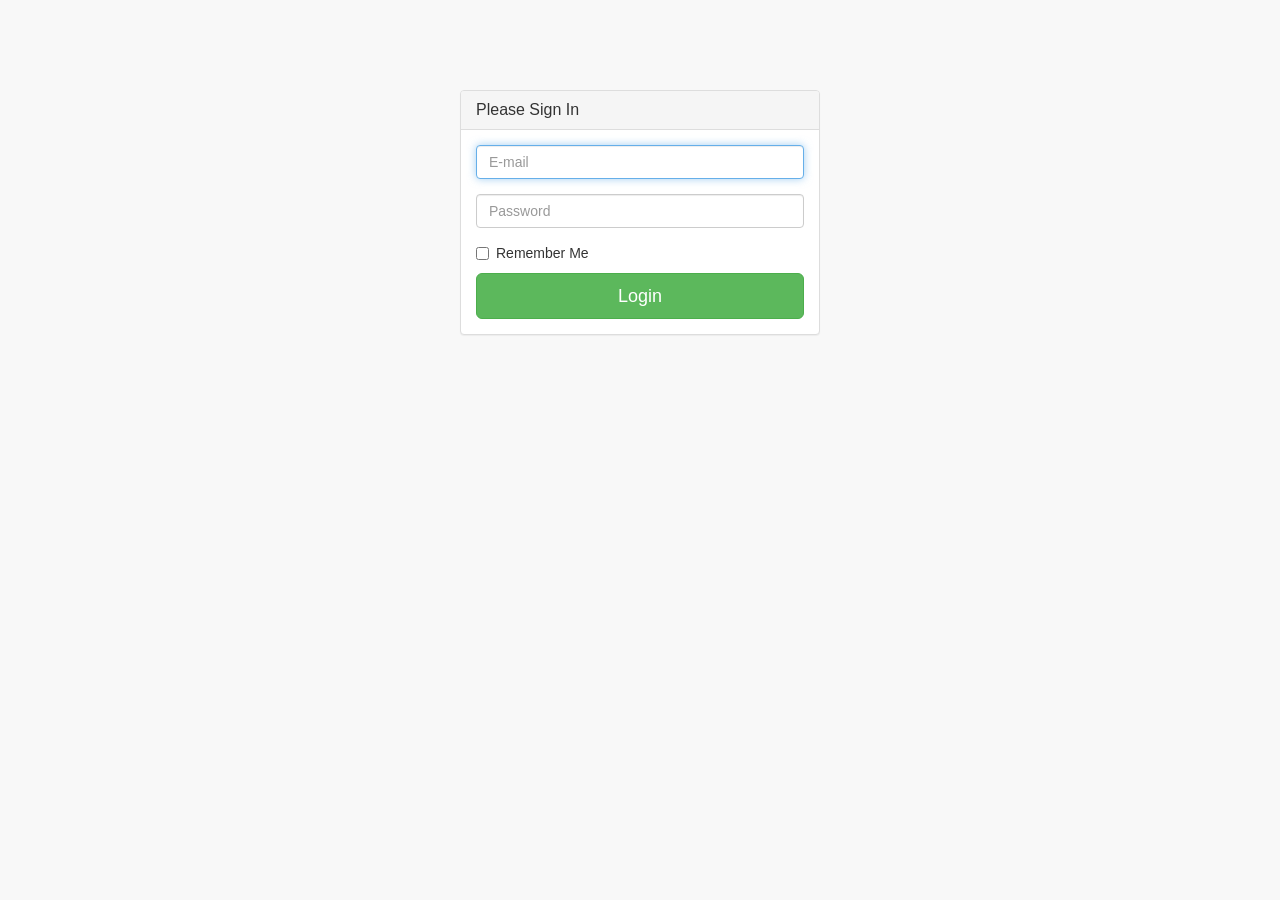
<file: BugsByteLibrary/wwwroot/admin/pages/login.html>
<!DOCTYPE html>
<html lang="en">

    <head>
        <meta charset="utf-8">
        <meta http-equiv="X-UA-Compatible" content="IE=edge">
        <meta name="viewport" content="width=device-width, initial-scale=1">
        <meta name="description" content="">
        <meta name="author" content="">

        <title>Startmin - Bootstrap Admin Theme</title>

        <!-- Bootstrap Core CSS -->
        <link href="../css/bootstrap.min.css" rel="stylesheet">

        <!-- MetisMenu CSS -->
        <link href="../css/metisMenu.min.css" rel="stylesheet">

        <!-- Custom CSS -->
        <link href="../css/startmin.css" rel="stylesheet">

        <!-- Custom Fonts -->
        <link href="../css/font-awesome.min.css" rel="stylesheet" type="text/css">

        <!-- HTML5 Shim and Respond.js IE8 support of HTML5 elements and media queries -->
        <!-- WARNING: Respond.js doesn't work if you view the page via file:// -->
        <!--[if lt IE 9]>
        <script src="https://cdnjs.cloudflare.com/ajax/libs/html5shiv/3.7.3/html5shiv.min.js"></script>
        <script src="https://cdnjs.cloudflare.com/ajax/libs/respond.js/1.4.2/respond.min.js"></script>
        <![endif]-->
    </head>

    <body>

        <div class="container">
            <div class="row">
                <div class="col-md-4 col-md-offset-4">
                    <div class="login-panel panel panel-default">
                        <div class="panel-heading">
                            <h3 class="panel-title">Please Sign In</h3>
                        </div>
                        <div class="panel-body">
                            <form role="form">
                                <fieldset>
                                    <div class="form-group">
                                        <input class="form-control" placeholder="E-mail" name="email" type="email" autofocus>
                                    </div>
                                    <div class="form-group">
                                        <input class="form-control" placeholder="Password" name="password" type="password" value="">
                                    </div>
                                    <div class="checkbox">
                                        <label>
                                            <input name="remember" type="checkbox" value="Remember Me">Remember Me
                                        </label>
                                    </div>
                                    <!-- Change this to a button or input when using this as a form -->
                                    <a href="index.html" class="btn btn-lg btn-success btn-block">Login</a>
                                </fieldset>
                            </form>
                        </div>
                    </div>
                </div>
            </div>
        </div>

        <!-- jQuery -->
        <script src="../js/jquery.min.js"></script>

        <!-- Bootstrap Core JavaScript -->
        <script src="../js/bootstrap.min.js"></script>

        <!-- Metis Menu Plugin JavaScript -->
        <script src="../js/metisMenu.min.js"></script>

        <!-- Custom Theme JavaScript -->
        <script src="../js/startmin.js"></script>

    </body>

</html>
</file>
<file: BugsByteLibrary/wwwroot/admin/css/metisMenu.min.css>
/*
 * metismenu - v1.1.3
 * Easy menu jQuery plugin for Twitter Bootstrap 3
 * https://github.com/onokumus/metisMenu
 *
 * Made by Osman Nuri Okumus
 * Under MIT License
 */

.arrow{float:right;line-height:1.42857}.glyphicon.arrow:before{content:"\e079"}.active>a>.glyphicon.arrow:before{content:"\e114"}.fa.arrow:before{content:"\f104"}.active>a>.fa.arrow:before{content:"\f107"}.plus-times{float:right}.fa.plus-times:before{content:"\f067"}.active>a>.fa.plus-times{filter:progid:DXImageTransform.Microsoft.BasicImage(rotation=1);-webkit-transform:rotate(45deg);-moz-transform:rotate(45deg);-ms-transform:rotate(45deg);-o-transform:rotate(45deg);transform:rotate(45deg)}.plus-minus{float:right}.fa.plus-minus:before{content:"\f067"}.active>a>.fa.plus-minus:before{content:"\f068"}
</file>
<file: BugsByteLibrary/wwwroot/admin/css/startmin.css>
/*!
 * Start Bootstrap - SB Admin 2 Bootstrap Admin Theme (http://startbootstrap.com)
 * Code licensed under the Apache License v2.0.
 * For details, see http://www.apache.org/licenses/LICENSE-2.0.
 */

body {
    background-color: #f8f8f8;
}

#wrapper {
    width: 100%;
}

#page-wrapper {
    padding-top: 30px;
    min-height: 568px;
    background-color: #fff;
}

@media(min-width:768px) {
    #page-wrapper {
        position: inherit;
        margin-left: 250px;
        padding: 30px 15px 0 15px;
        border-left: 1px solid #e7e7e7;
    }
}

.navbar-header {
    float: left;
}

.navbar-left {
    float: left;
}

.navbar-right {
    text-align: right;
}

.navbar-top-links {
    margin: 0;
}

.navbar-top-links li {
    display: inline-block;
}

.navbar-top-links li:last-child {
    margin-right: 6px;
}

.navbar-top-links li a {
    padding: 15px;
    min-height: 50px;
}

.navbar-top-links>li>a {
    color: #999;
}

.navbar-top-links>li>a:hover, .navbar-top-links>li>a:focus, .navbar-top-links>.open>a, .navbar-top-links>.open>a:hover, .navbar-top-links>.open>a:focus {
    color: #fff;
    background-color: #222;
}

.navbar-top-links .dropdown-menu li {
    display: block;
}

.navbar-top-links .dropdown-menu li:last-child {
    margin-right: 0;
}

.navbar-top-links .dropdown-menu li a {
    padding: 3px 20px;
    min-height: 0;
}

.navbar-top-links .dropdown-menu li a div {
    white-space: normal;
}

.navbar-top-links .dropdown-messages,
.navbar-top-links .dropdown-tasks,
.navbar-top-links .dropdown-alerts {
    width: 310px;
    min-width: 0;
}

.navbar-top-links .dropdown-messages {
    margin-left: 5px;
}

.navbar-top-links .dropdown-tasks {
    margin-left: -59px;
}

.navbar-top-links .dropdown-alerts {
    margin-left: -123px;
}

.navbar-top-links .dropdown-user {
    right: 0;
    left: auto;
}

.sidebar .sidebar-nav.navbar-collapse {
    padding-right: 0;
    padding-left: 0;
}

.sidebar .sidebar-search {
    padding: 15px;
}

.sidebar ul li {
    border-bottom: 1px solid #e7e7e7;
}

.sidebar ul li a.active {
    background-color: #eee;
}

.sidebar .arrow {
    float: right;
}

.sidebar .fa.arrow:before {
    content: "\f104";
}

.sidebar .active>a>.fa.arrow:before {
    content: "\f107";
}

.sidebar .nav-second-level li,
.sidebar .nav-third-level li {
    border-bottom: 0!important;
}

.sidebar .nav-second-level li a {
    padding-left: 37px;
}

.sidebar .nav-third-level li a {
    padding-left: 52px;
}

@media(min-width:768px) {
    .sidebar {
        z-index: 1;
        position: absolute;
        width: 250px;
        margin-top: 51px;
    }

    .navbar-top-links .dropdown-messages,
    .navbar-top-links .dropdown-tasks,
    .navbar-top-links .dropdown-alerts {
        margin-left: auto;
    }
}

.btn-outline {
    color: inherit;
    background-color: transparent;
    transition: all .5s;
}

.btn-primary.btn-outline {
    color: #428bca;
}

.btn-success.btn-outline {
    color: #5cb85c;
}

.btn-info.btn-outline {
    color: #5bc0de;
}

.btn-warning.btn-outline {
    color: #f0ad4e;
}

.btn-danger.btn-outline {
    color: #d9534f;
}

.btn-primary.btn-outline:hover,
.btn-success.btn-outline:hover,
.btn-info.btn-outline:hover,
.btn-warning.btn-outline:hover,
.btn-danger.btn-outline:hover {
    color: #fff;
}

.chat {
    margin: 0;
    padding: 0;
    list-style: none;
}

.chat li {
    margin-bottom: 10px;
    padding-bottom: 5px;
    border-bottom: 1px dotted #999;
}

.chat li.left .chat-body {
    margin-left: 60px;
}

.chat li.right .chat-body {
    margin-right: 60px;
}

.chat li .chat-body p {
    margin: 0;
}

.panel .slidedown .glyphicon,
.chat .glyphicon {
    margin-right: 5px;
}

.chat-panel .panel-body {
    height: 350px;
    overflow-y: scroll;
}

.login-panel {
    margin-top: 25%;
}

.flot-chart {
    display: block;
    height: 400px;
}

.flot-chart-content {
    width: 100%;
    height: 100%;
}

.dataTables_wrapper {
    position: relative;
    clear: both;
}

table.dataTable thead .sorting,
table.dataTable thead .sorting_asc,
table.dataTable thead .sorting_desc,
table.dataTable thead .sorting_asc_disabled,
table.dataTable thead .sorting_desc_disabled {
    background: 0 0;
}

table.dataTable thead .sorting_asc:after {
    content: "\f0de";
    float: right;
    font-family: fontawesome;
}

table.dataTable thead .sorting_desc:after {
    content: "\f0dd";
    float: right;
    font-family: fontawesome;
}

table.dataTable thead .sorting:after {
    content: "\f0dc";
    float: right;
    font-family: fontawesome;
    color: rgba(50,50,50,.5);
}

.btn-circle {
    width: 30px;
    height: 30px;
    padding: 6px 0;
    border-radius: 15px;
    text-align: center;
    font-size: 12px;
    line-height: 1.428571429;
}

.btn-circle.btn-lg {
    width: 50px;
    height: 50px;
    padding: 10px 16px;
    border-radius: 25px;
    font-size: 18px;
    line-height: 1.33;
}

.btn-circle.btn-xl {
    width: 70px;
    height: 70px;
    padding: 10px 16px;
    border-radius: 35px;
    font-size: 24px;
    line-height: 1.33;
}

.show-grid [class^=col-] {
    padding-top: 10px;
    padding-bottom: 10px;
    border: 1px solid #ddd;
    background-color: #eee!important;
}

.show-grid {
    margin: 15px 0;
}

.huge {
    font-size: 40px;
}

.panel-green {
    border-color: #5cb85c;
}

.panel-green .panel-heading {
    border-color: #5cb85c;
    color: #fff;
    background-color: #5cb85c;
}

.panel-green a {
    color: #5cb85c;
}

.panel-green a:hover {
    color: #3d8b3d;
}

.panel-red {
    border-color: #d9534f;
}

.panel-red .panel-heading {
    border-color: #d9534f;
    color: #fff;
    background-color: #d9534f;
}

.panel-red a {
    color: #d9534f;
}

.panel-red a:hover {
    color: #b52b27;
}

.panel-yellow {
    border-color: #f0ad4e;
}

.panel-yellow .panel-heading {
    border-color: #f0ad4e;
    color: #fff;
    background-color: #f0ad4e;
}

.panel-yellow a {
    color: #f0ad4e;
}

.panel-yellow a:hover {
    color: #df8a13;
}

/* Hero Widgets */
.hero-widget {
    text-align: center;
    padding-top: 20px;
    padding-bottom: 20px;
}
.hero-widget .icon {
    display: block;
    font-size: 96px;
    line-height: 96px;
    margin-bottom: 10px;
    text-align: center;
}
.hero-widget .value {
    display: block;
    height: 64px;
    font-size: 64px;
    line-height: 64px;
    font-style: normal;
}
.hero-widget label { font-size: 17px; }
.hero-widget .options { margin-top: 10px; }

/* Tabbed Panels */
.panel.tabbed-panel .panel-heading{
    padding-top: 5px;
    padding-right: 5px;
    padding-bottom: 0;
}
.panel.tabbed-panel .panel-heading .panel-title{
    padding: 9px 0;
    font-size: 1em;
    line-height: 1em;
}
.panel.tabbed-panel .nav-tabs{
    border-bottom: none;
}
.panel.tabbed-panel .nav-tabs > li > a{
    line-height: 1em;
}
.panel.tabbed-panel .nav-justified{
    margin-bottom: -1px;
}

.tabbed-panel.panel-default .nav-tabs > li > a,
.tabbed-panel.panel-default .nav-tabs > li > a:hover,
.tabbed-panel.panel-default .nav-tabs > li > a:focus {
    color: #777;
}
.tabbed-panel.panel-default .nav-tabs > .open > a,
.tabbed-panel.panel-default .nav-tabs > .open > a:hover,
.tabbed-panel.panel-default .nav-tabs > .open > a:focus,
.tabbed-panel.panel-default .nav-tabs > li > a:hover,
.tabbed-panel.panel-default .nav-tabs > li > a:focus {
    color: #777;
    background-color: #ddd;
    border-color: transparent;
}
.tabbed-panel.panel-default .nav-tabs > li.active > a,
.tabbed-panel.panel-default .nav-tabs > li.active > a:hover,
.tabbed-panel.panel-default .nav-tabs > li.active > a:focus {
    color: #555;
    background-color: #fff;
    border-color: #ddd;
    border-bottom-color: transparent;
}
.tabbed-panel.panel-default .nav-tabs > li.dropdown .dropdown-menu {
    background-color: #f5f5f5;
    border-color: #ddd;
}
.tabbed-panel.panel-default .nav-tabs > li.dropdown .dropdown-menu > li > a {
    color: #777;
}
.tabbed-panel.panel-default .nav-tabs > li.dropdown .dropdown-menu > li > a:hover,
.tabbed-panel.panel-default .nav-tabs > li.dropdown .dropdown-menu > li > a:focus {
    background-color: #ddd;
}
.tabbed-panel.panel-default .nav-tabs > li.dropdown .dropdown-menu > .active > a,
.tabbed-panel.panel-default .nav-tabs > li.dropdown .dropdown-menu > .active > a:hover,
.tabbed-panel.panel-default .nav-tabs > li.dropdown .dropdown-menu > .active > a:focus {
    color: #fff;
    background-color: #555;
}

.tabbed-panel.panel-primary .nav-tabs > li > a,
.tabbed-panel.panel-primary .nav-tabs > li > a:hover,
.tabbed-panel.panel-primary .nav-tabs > li > a:focus {
    color: #fff;
}
.tabbed-panel.panel-primary .nav-tabs > .open > a,
.tabbed-panel.panel-primary .nav-tabs > .open > a:hover,
.tabbed-panel.panel-primary .nav-tabs > .open > a:focus,
.tabbed-panel.panel-primary .nav-tabs > li > a:hover,
.tabbed-panel.panel-primary .nav-tabs > li > a:focus {
    color: #fff;
    background-color: #3071a9;
    border-color: transparent;
}
.tabbed-panel.panel-primary .nav-tabs > li.active > a,
.tabbed-panel.panel-primary .nav-tabs > li.active > a:hover,
.tabbed-panel.panel-primary .nav-tabs > li.active > a:focus {
    color: #428bca;
    background-color: #fff;
    border-color: #428bca;
    border-bottom-color: transparent;
}
.tabbed-panel.panel-primary .nav-tabs > li.dropdown .dropdown-menu {
    background-color: #428bca;
    border-color: #3071a9;
}
.tabbed-panel.panel-primary .nav-tabs > li.dropdown .dropdown-menu > li > a {
    color: #fff;
}
.tabbed-panel.panel-primary .nav-tabs > li.dropdown .dropdown-menu > li > a:hover,
.tabbed-panel.panel-primary .nav-tabs > li.dropdown .dropdown-menu > li > a:focus {
    background-color: #3071a9;
}
.tabbed-panel.panel-primary .nav-tabs > li.dropdown .dropdown-menu > .active > a,
.tabbed-panel.panel-primary .nav-tabs > li.dropdown .dropdown-menu > .active > a:hover,
.tabbed-panel.panel-primary .nav-tabs > li.dropdown .dropdown-menu > .active > a:focus {
    background-color: #4a9fe9;
}


.tabbed-panel.panel-success .nav-tabs > li > a,
.tabbed-panel.panel-success .nav-tabs > li > a:hover,
.tabbed-panel.panel-success .nav-tabs > li > a:focus {
    color: #3c763d;
}
.tabbed-panel.panel-success .nav-tabs > .open > a,
.tabbed-panel.panel-success .nav-tabs > .open > a:hover,
.tabbed-panel.panel-success .nav-tabs > .open > a:focus,
.tabbed-panel.panel-success .nav-tabs > li > a:hover,
.tabbed-panel.panel-success .nav-tabs > li > a:focus {
    color: #3c763d;
    background-color: #d6e9c6;
    border-color: transparent;
}
.tabbed-panel.panel-success .nav-tabs > li.active > a,
.tabbed-panel.panel-success .nav-tabs > li.active > a:hover,
.tabbed-panel.panel-success .nav-tabs > li.active > a:focus {
    color: #3c763d;
    background-color: #fff;
    border-color: #d6e9c6;
    border-bottom-color: transparent;
}
.tabbed-panel.panel-success .nav-tabs > li.dropdown .dropdown-menu {
    background-color: #dff0d8;
    border-color: #d6e9c6;
}
.tabbed-panel.panel-success .nav-tabs > li.dropdown .dropdown-menu > li > a {
    color: #3c763d;
}
.tabbed-panel.panel-success .nav-tabs > li.dropdown .dropdown-menu > li > a:hover,
.tabbed-panel.panel-success .nav-tabs > li.dropdown .dropdown-menu > li > a:focus {
    background-color: #d6e9c6;
}
.tabbed-panel.panel-success .nav-tabs > li.dropdown .dropdown-menu > .active > a,
.tabbed-panel.panel-success .nav-tabs > li.dropdown .dropdown-menu > .active > a:hover,
.tabbed-panel.panel-success .nav-tabs > li.dropdown .dropdown-menu > .active > a:focus {
    color: #fff;
    background-color: #3c763d;
}

.tabbed-panel.panel-info .nav-tabs > li > a,
.tabbed-panel.panel-info .nav-tabs > li > a:hover,
.tabbed-panel.panel-info .nav-tabs > li > a:focus {
    color: #31708f;
}
.tabbed-panel.panel-info .nav-tabs > .open > a,
.tabbed-panel.panel-info .nav-tabs > .open > a:hover,
.tabbed-panel.panel-info .nav-tabs > .open > a:focus,
.tabbed-panel.panel-info .nav-tabs > li > a:hover,
.tabbed-panel.panel-info .nav-tabs > li > a:focus {
    color: #31708f;
    background-color: #bce8f1;
    border-color: transparent;
}
.tabbed-panel.panel-info .nav-tabs > li.active > a,
.tabbed-panel.panel-info .nav-tabs > li.active > a:hover,
.tabbed-panel.panel-info .nav-tabs > li.active > a:focus {
    color: #31708f;
    background-color: #fff;
    border-color: #bce8f1;
    border-bottom-color: transparent;
}
.tabbed-panel.panel-info .nav-tabs > li.dropdown .dropdown-menu {
    background-color: #d9edf7;
    border-color: #bce8f1;
}
.tabbed-panel.panel-info .nav-tabs > li.dropdown .dropdown-menu > li > a {
    color: #31708f;
}
.tabbed-panel.panel-info .nav-tabs > li.dropdown .dropdown-menu > li > a:hover,
.tabbed-panel.panel-info .nav-tabs > li.dropdown .dropdown-menu > li > a:focus {
    background-color: #bce8f1;
}
.tabbed-panel.panel-info .nav-tabs > li.dropdown .dropdown-menu > .active > a,
.tabbed-panel.panel-info .nav-tabs > li.dropdown .dropdown-menu > .active > a:hover,
.tabbed-panel.panel-info .nav-tabs > li.dropdown .dropdown-menu > .active > a:focus {
    color: #fff;
    background-color: #31708f;
}

.tabbed-panel.panel-warning .nav-tabs > li > a,
.tabbed-panel.panel-warning .nav-tabs > li > a:hover,
.tabbed-panel.panel-warning .nav-tabs > li > a:focus {
    color: #8a6d3b;
}
.tabbed-panel.panel-warning .nav-tabs > .open > a,
.tabbed-panel.panel-warning .nav-tabs > .open > a:hover,
.tabbed-panel.panel-warning .nav-tabs > .open > a:focus,
.tabbed-panel.panel-warning .nav-tabs > li > a:hover,
.tabbed-panel.panel-warning .nav-tabs > li > a:focus {
    color: #8a6d3b;
    background-color: #faebcc;
    border-color: transparent;
}
.tabbed-panel.panel-warning .nav-tabs > li.active > a,
.tabbed-panel.panel-warning .nav-tabs > li.active > a:hover,
.tabbed-panel.panel-warning .nav-tabs > li.active > a:focus {
    color: #8a6d3b;
    background-color: #fff;
    border-color: #faebcc;
    border-bottom-color: transparent;
}
.tabbed-panel.panel-warning .nav-tabs > li.dropdown .dropdown-menu {
    background-color: #fcf8e3;
    border-color: #faebcc;
}
.tabbed-panel.panel-warning .nav-tabs > li.dropdown .dropdown-menu > li > a {
    color: #8a6d3b;
}
.tabbed-panel.panel-warning .nav-tabs > li.dropdown .dropdown-menu > li > a:hover,
.tabbed-panel.panel-warning .nav-tabs > li.dropdown .dropdown-menu > li > a:focus {
    background-color: #faebcc;
}
.tabbed-panel.panel-warning .nav-tabs > li.dropdown .dropdown-menu > .active > a,
.tabbed-panel.panel-warning .nav-tabs > li.dropdown .dropdown-menu > .active > a:hover,
.tabbed-panel.panel-warning .nav-tabs > li.dropdown .dropdown-menu > .active > a:focus {
    color: #fff;
    background-color: #8a6d3b;
}

.tabbed-panel.panel-danger .nav-tabs > li > a,
.tabbed-panel.panel-danger .nav-tabs > li > a:hover,
.tabbed-panel.panel-danger .nav-tabs > li > a:focus {
    color: #a94442;
}
.tabbed-panel.panel-danger .nav-tabs > .open > a,
.tabbed-panel.panel-danger .nav-tabs > .open > a:hover,
.tabbed-panel.panel-danger .nav-tabs > .open > a:focus,
.tabbed-panel.panel-danger .nav-tabs > li > a:hover,
.tabbed-panel.panel-danger .nav-tabs > li > a:focus {
    color: #a94442;
    background-color: #ebccd1;
    border-color: transparent;
}
.tabbed-panel.panel-danger .nav-tabs > li.active > a,
.tabbed-panel.panel-danger .nav-tabs > li.active > a:hover,
.tabbed-panel.panel-danger .nav-tabs > li.active > a:focus {
    color: #a94442;
    background-color: #fff;
    border-color: #ebccd1;
    border-bottom-color: transparent;
}
.tabbed-panel.panel-danger .nav-tabs > li.dropdown .dropdown-menu {
    background-color: #f2dede; /* bg color */
    border-color: #ebccd1; /* border color */
}
.tabbed-panel.panel-danger .nav-tabs > li.dropdown .dropdown-menu > li > a {
    color: #a94442; /* normal text color */
}
.tabbed-panel.panel-danger .nav-tabs > li.dropdown .dropdown-menu > li > a:hover,
.tabbed-panel.panel-danger .nav-tabs > li.dropdown .dropdown-menu > li > a:focus {
    background-color: #ebccd1; /* hover bg color */
}
.tabbed-panel.panel-danger .nav-tabs > li.dropdown .dropdown-menu > .active > a,
.tabbed-panel.panel-danger .nav-tabs > li.dropdown .dropdown-menu > .active > a:hover,
.tabbed-panel.panel-danger .nav-tabs > li.dropdown .dropdown-menu > .active > a:focus {
    color: #fff; /* active text color */
    background-color: #a94442; /* active bg color */
}
</file>
